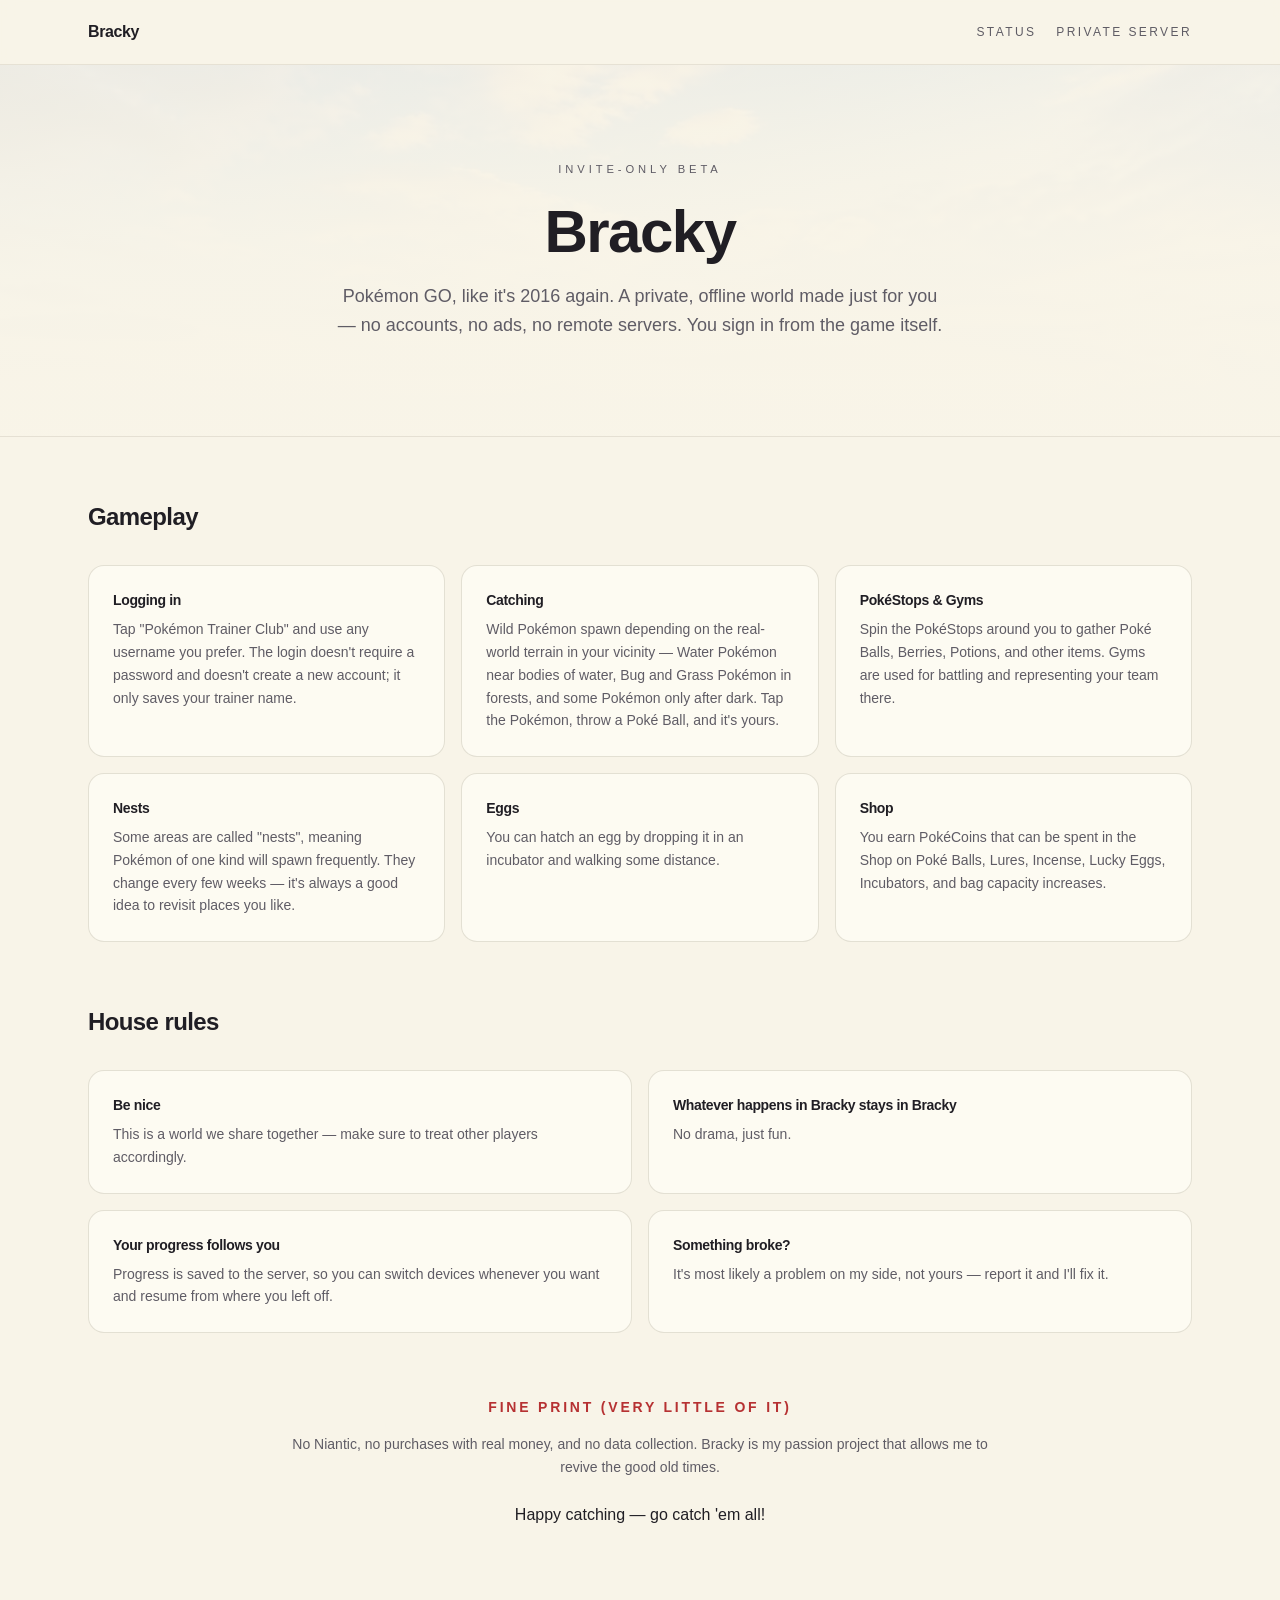
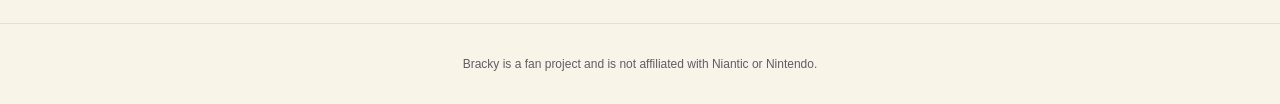
<file: site/index.html>
<!DOCTYPE html><html lang="en"><head><meta charSet="utf-8"/><meta name="viewport" content="width=device-width, initial-scale=1"/><link rel="preload" as="image" href="assets/hero.jpg"/><title>Bracky — Private Offline Pokémon World</title><meta name="theme-color" content="#faf6ec"/><meta property="og:site_name" content="Bracky"/><meta name="description" content="Bracky is a private, offline Pokémon world: no accounts, no ads, no real-money purchases. Log in from the game with any trainer name and go catch &#x27;em all."/><meta property="og:title" content="Bracky — Private Offline Pokémon World"/><meta property="og:description" content="A private passion-project Pokémon world. Log in from the game client with any trainer name — no password, no account."/><meta property="og:type" content="website"/><meta name="twitter:card" content="summary_large_image"/><link rel="icon" href="assets/favicon.png" type="image/png"/><link rel="stylesheet" href="assets/styles.css">
<script>try{if(window.matchMedia&&matchMedia("(prefers-color-scheme: dark)").matches){document.documentElement.classList.add("dark")}}catch(e){}</script></head><body><div class="wind-page"><div class="min-h-screen bg-background text-foreground"><header class="sticky top-0 z-30 border-b border-border/60 bg-background/80 backdrop-blur"><div class="mx-auto flex h-16 max-w-6xl items-center justify-between px-6"><a class="flex items-center gap-2.5 active" href="index.html" data-status="active" aria-current="page"><span class="font-semibold tracking-tight">Bracky</span></a><nav class="flex items-center gap-5 text-xs uppercase tracking-[0.2em] text-muted-foreground"><a href="status.html" class="transition-colors hover:text-foreground">Status</a><span class="hidden sm:inline">Private server</span></nav></div></header><main><section class="relative overflow-hidden border-b border-border/60"><img src="assets/hero.jpg" alt="Mountain ridges at dawn" width="1536" height="1024" class="absolute inset-0 size-full object-cover opacity-[0.12]"/><div class="absolute inset-0 bg-gradient-to-b from-background/60 via-background/90 to-background"></div><div class="relative mx-auto max-w-2xl px-6 py-24 text-center"><p class="text-[0.7rem] uppercase tracking-[0.35em] text-muted-foreground">Invite-only beta</p><h1 class="mt-6 text-5xl font-semibold tracking-tight sm:text-6xl">Bracky</h1><p class="mt-5 text-balance text-base leading-relaxed text-muted-foreground sm:text-lg">Pokémon GO, like it&#x27;s 2016 again. A private, offline world made just for you — no accounts, no ads, no remote servers. You sign in from the game itself.</p></div></section><section class="mx-auto max-w-6xl px-6 py-16"><h2 class="text-2xl font-semibold tracking-tight">Gameplay</h2><div class="mt-8 grid gap-4 sm:grid-cols-2 lg:grid-cols-3"><article class="rounded-xl border border-border/70 bg-card p-6 transition-colors hover:border-primary/50"><h3 class="text-sm font-semibold tracking-tight">Logging in</h3><p class="mt-2 text-sm leading-relaxed text-muted-foreground">Tap &quot;Pokémon Trainer Club&quot; and use any username you prefer. The login doesn&#x27;t require a password and doesn&#x27;t create a new account; it only saves your trainer name.</p></article><article class="rounded-xl border border-border/70 bg-card p-6 transition-colors hover:border-primary/50"><h3 class="text-sm font-semibold tracking-tight">Catching</h3><p class="mt-2 text-sm leading-relaxed text-muted-foreground">Wild Pokémon spawn depending on the real-world terrain in your vicinity — Water Pokémon near bodies of water, Bug and Grass Pokémon in forests, and some Pokémon only after dark. Tap the Pokémon, throw a Poké Ball, and it&#x27;s yours.</p></article><article class="rounded-xl border border-border/70 bg-card p-6 transition-colors hover:border-primary/50"><h3 class="text-sm font-semibold tracking-tight">PokéStops &amp; Gyms</h3><p class="mt-2 text-sm leading-relaxed text-muted-foreground">Spin the PokéStops around you to gather Poké Balls, Berries, Potions, and other items. Gyms are used for battling and representing your team there.</p></article><article class="rounded-xl border border-border/70 bg-card p-6 transition-colors hover:border-primary/50"><h3 class="text-sm font-semibold tracking-tight">Nests</h3><p class="mt-2 text-sm leading-relaxed text-muted-foreground">Some areas are called &quot;nests&quot;, meaning Pokémon of one kind will spawn frequently. They change every few weeks — it&#x27;s always a good idea to revisit places you like.</p></article><article class="rounded-xl border border-border/70 bg-card p-6 transition-colors hover:border-primary/50"><h3 class="text-sm font-semibold tracking-tight">Eggs</h3><p class="mt-2 text-sm leading-relaxed text-muted-foreground">You can hatch an egg by dropping it in an incubator and walking some distance.</p></article><article class="rounded-xl border border-border/70 bg-card p-6 transition-colors hover:border-primary/50"><h3 class="text-sm font-semibold tracking-tight">Shop</h3><p class="mt-2 text-sm leading-relaxed text-muted-foreground">You earn PokéCoins that can be spent in the Shop on Poké Balls, Lures, Incense, Lucky Eggs, Incubators, and bag capacity increases.</p></article></div></section><section class="mx-auto max-w-6xl px-6 pb-16"><h2 class="text-2xl font-semibold tracking-tight">House rules</h2><ul class="mt-8 grid gap-4 sm:grid-cols-2"><li class="rounded-xl border border-border/70 bg-card p-6"><h3 class="text-sm font-semibold tracking-tight">Be nice</h3><p class="mt-2 text-sm leading-relaxed text-muted-foreground">This is a world we share together — make sure to treat other players accordingly.</p></li><li class="rounded-xl border border-border/70 bg-card p-6"><h3 class="text-sm font-semibold tracking-tight">Whatever happens in Bracky stays in Bracky</h3><p class="mt-2 text-sm leading-relaxed text-muted-foreground">No drama, just fun.</p></li><li class="rounded-xl border border-border/70 bg-card p-6"><h3 class="text-sm font-semibold tracking-tight">Your progress follows you</h3><p class="mt-2 text-sm leading-relaxed text-muted-foreground">Progress is saved to the server, so you can switch devices whenever you want and resume from where you left off.</p></li><li class="rounded-xl border border-border/70 bg-card p-6"><h3 class="text-sm font-semibold tracking-tight">Something broke?</h3><p class="mt-2 text-sm leading-relaxed text-muted-foreground">It&#x27;s most likely a problem on my side, not yours — report it and I&#x27;ll fix it.</p></li></ul></section><section class="mx-auto max-w-3xl px-6 pb-24 text-center"><h2 class="text-sm font-semibold uppercase tracking-[0.2em] text-primary">Fine print (very little of it)</h2><p class="mt-4 text-sm leading-relaxed text-muted-foreground">No Niantic, no purchases with real money, and no data collection. Bracky is my passion project that allows me to revive the good old times.</p><p class="mt-6 text-base font-medium">Happy catching — go catch &#x27;em all!</p></section></main><footer class="border-t border-border/60 py-8 text-center text-xs text-muted-foreground">Bracky is a fan project and is not affiliated with Niantic or Nintendo.</footer></div></div><section aria-label="Notifications alt+T" tabindex="-1" aria-live="polite" aria-relevant="additions text" aria-atomic="false"></section></body></html>
</file>
